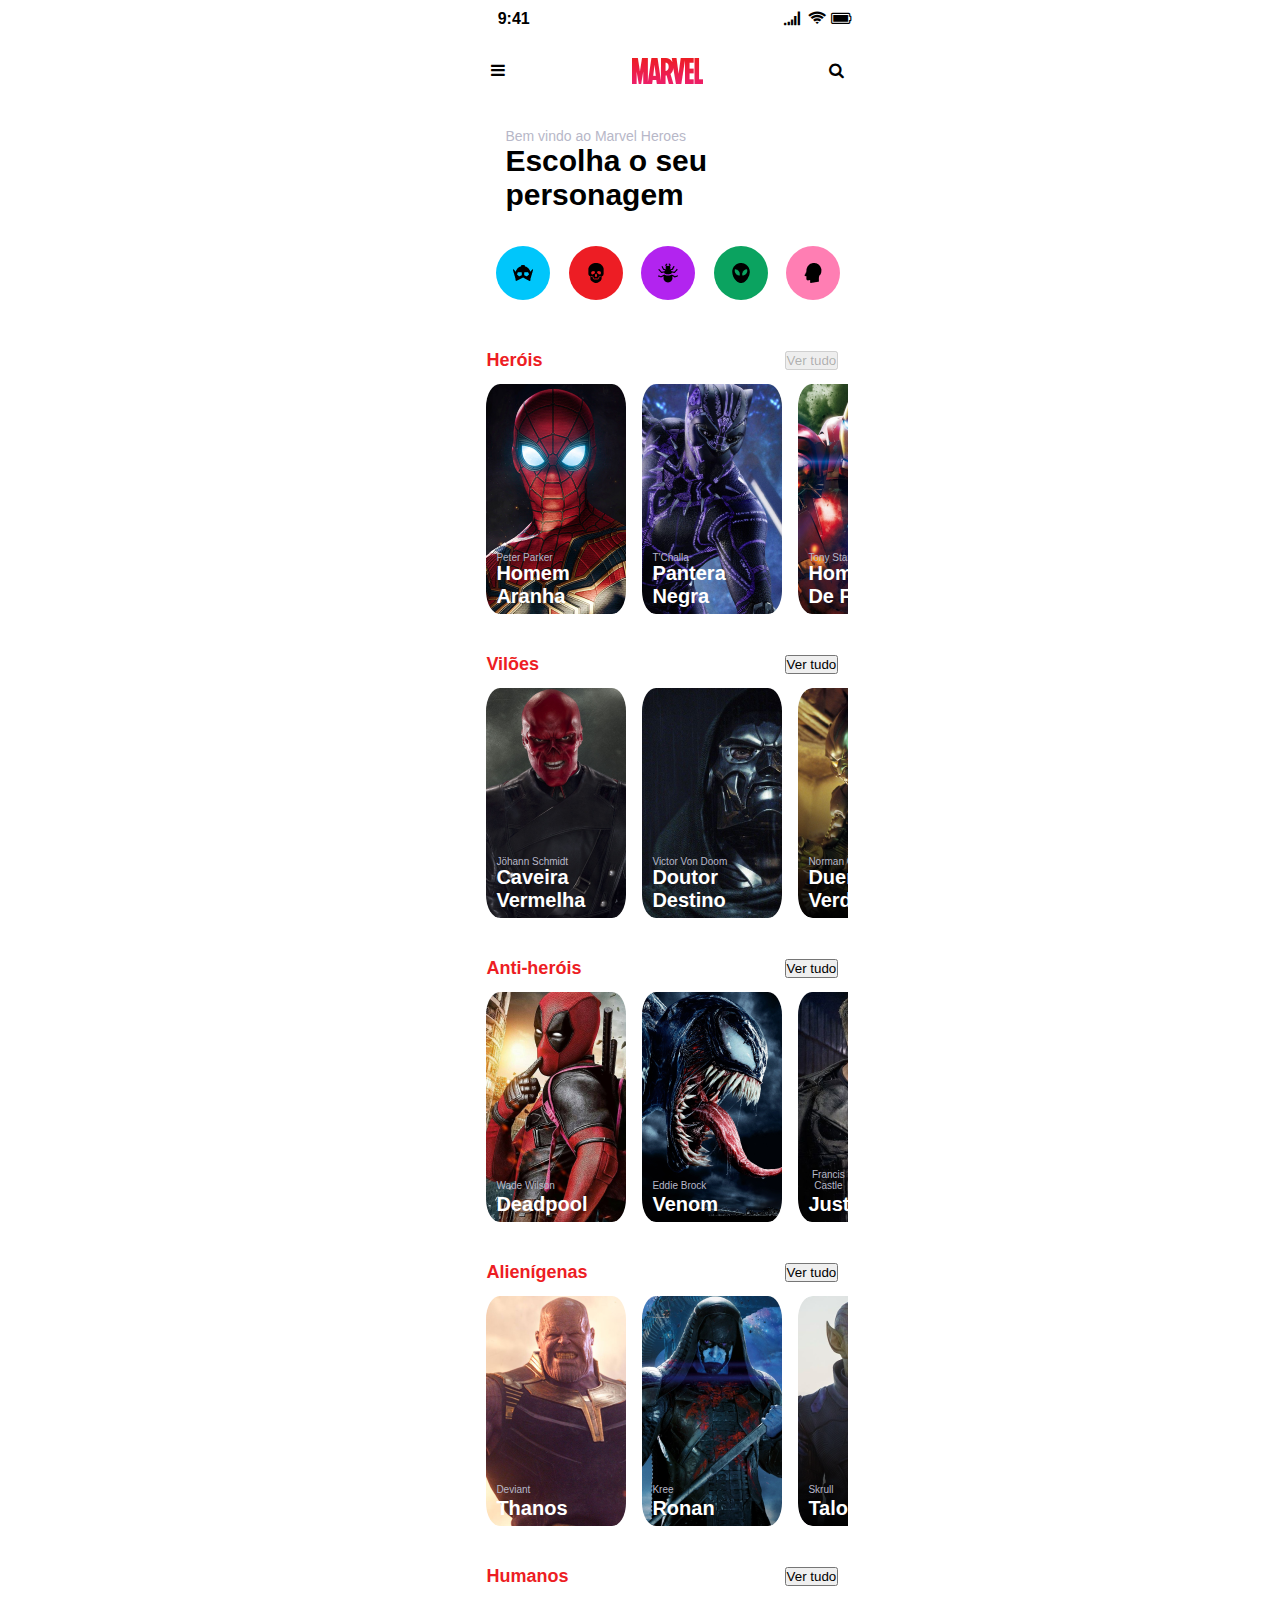
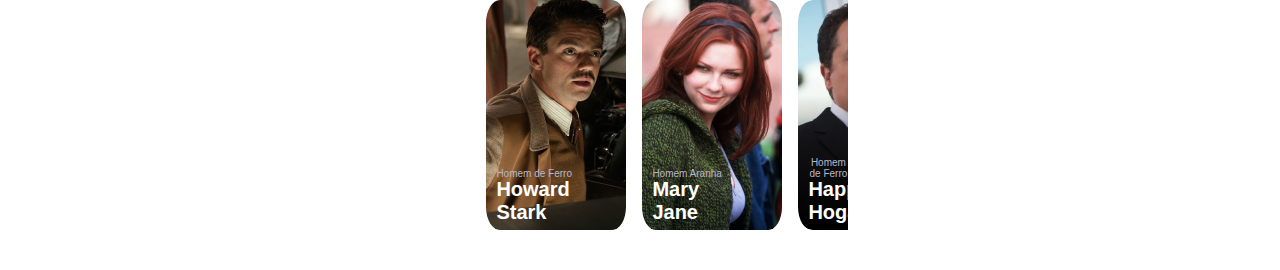
<file: index.html>
<!DOCTYPE html>
<html lang="en">
<head>
    <meta charset="UTF-8">
    <meta name="viewport" content="width=device-width, initial-scale=1.0">
    <title>Marvel Heroes</title>
    <link rel="stylesheet" href="style.css">
    <link rel="stylesheet" href="https://cdnjs.cloudflare.com/ajax/libs/font-awesome/4.7.0/css/font-awesome.min.css">
</head>
<body>
    <main class="main">
        <header class="header">
            <div class="StatusBar">
                <strong>9:41</strong>
                <i class="fa fa-signal"></i>
                <i class="fa fa-wifi"></i>
                <i class="fa fa-battery-full"></i>
            </div>
        </header>
        <section class="Appbar">
            <div class="Bars">
                <i class="fa fa-bars"></i>
            </div>
            <div class="Logo">
                <img src="img/home/MarvelLogo.png" alt="">
            </div>
            <div class="Search">
                <i class="fa fa-search"></i>
            </div>
        </section>
        <section class="Head">
            <div class="Welcome">
                <p>Bem vindo ao Marvel Heroes</p>
            </div>
            <div class="Title">
                <h2>Escolha o seu <br>personagem</h2>
            </div>
        </section>
        <section class="Categories">
            <div class="hero">
                <a href="#Heroes"><img src="img/home/Hero.png" alt=""></a>
            </div>
            <div class="villain">
                <a href="#Viloes"><img src="img/home/Villain.png" alt=""></a>
            </div>
            <div class="antihero">
                <a href="#AntiHeroes"><img src="img/home/Antihero.png" alt=""></a>
            </div>
            <div class="alien">
                <a href="#Alienigenas"><img src="img/home/Alien.png" alt=""></a>
            </div>
            <div class="human">
                <a href="#Humanos"><img src="img/home/Human.png" alt=""></a>
            </div>
        </section>
        <section id="Heroes">
            <div class="Titulo">
                <h1>Heróis</h1>
                <span><button id="ver-mais">Ver tudo</button></span>
            </div>
            <div class="Imagens">
                <div class="HomemAranha">
                    <a href="heroes/Spider-man/spider-man.html">
                        <img class="spider-man" src="img/home/Image Spider Man.png" alt="">
                        <p>Peter Parker</p>
                        <h4>Homem<br>Aranha</h4>
                    </a>
                </div>  
                <div class="PanteraNegra">
                    <a href="">
                        <img class="slider" src="img/home/Image Black Panther.png" alt="">
                        <p>T'Challa</p>
                        <h4>Pantera<br>Negra</h4>
                    </a>
                </div>
                <div class="HomemDeFerro">
                    <a href="">
                        <img class="iron-man" src="img/home/Image Iron Man (2).png" alt="">
                        <p>Tony Stark</p>
                        <h4>Homem<br>De Ferro</h4>
                    </a>
                </div>
            </div>
        </section>
        <section id="Viloes">
            <div class="Titulo">
                <h1>Vilões</h1>
                <span><button id="ver-mais">Ver tudo</button></span>
            </div>
            <div class="Imagens">
                <div class="CaveiraVermelha">
                    <a href="">
                        <img class="spider-man" src="img/home/Image Red Skull.png" alt="">
                        <p>Jöhann Schmidt </p>
                        <h4>Caveira<br>Vermelha</h4>
                    </a>
                </div>  
                <div class="DoutorDestino">
                    <a href="">
                        <img src="img/home/Image Dr. Doom.png" alt="">
                        <p>Victor Von Doom</p>
                        <h4>Doutor<br>Destino</h4>
                    </a>
                </div>
                <div class="DuendeVerde">
                    <a href="">
                        <img class="nigga-man" src="img/home/Cover Green Goblin.png" alt="">
                        <p>Norman Osborn</p>
                        <h4>Duende<br>Verde</h4>
                    </a>
                </div>
            </div>
        </section>
        <section id="AntiHeroes">
            <div class="Titulo">
                <h1>Anti-heróis</h1>
                <span><button id="ver-mais">Ver tudo</button></span>
            </div>
            <div class="Imagens">
                <div class="Deadpool">
                    <a href="">
                        <img class="spider-man" src="img/home/Image Deadpool.png" alt="">
                        <p>Wade Wilson</p>
                        <h4>Deadpool</h4>
                    </a>
                </div>  
                <div class="Venom">
                    <a href="">
                        <img src="img/home/Image Venom.png" alt="">
                        <p>Eddie Brock</p>
                        <h4>Venom</h4>
                    </a>
                </div>
                <div class="Justiceiro">
                    <a href="">
                        <img class="nigga-man" src="img/home/Image Punisher.png" alt="">
                        <p>Francis Castle</p>
                        <h4>Justiceiro</h4>
                    </a>
                </div>
            </div>
        </section>
        <section id="Alienigenas">
            <div class="Titulo">
                <h1>Alienígenas</h1>
                <span><button id="ver-mais">Ver tudo</button></span>
            </div>
            <div class="Imagens">
                <div class="Thanos">
                    <a href="">
                        <img class="spider-man" src="img/home/Image Thanos.png" alt="">
                        <p>Deviant</p>
                        <h4>Thanos</h4>
                    </a>
                </div>  
                <div class="Ronan">
                    <a href="">
                        <img src="img/home/Image Ronan.png" alt="">
                        <p>Kree</p>
                        <h4>Ronan</h4>
                    </a>
                </div>
                <div class="Talos">
                    <a href="">
                        <img class="nigga-man" src="img/home/Cover Talos.png" alt="">
                        <p>Skrull</p>
                        <h4>Talos</h4>
                    </a>
                </div>
            </div>
        </section>
        <section id="Humanos">
            <div class="Titulo">
                <h1>Humanos</h1>
                <span><button id="ver-mais">Ver tudo</button></span>
            </div>
            <div class="Imagens">
                <div class="HowardStark">
                    <a href="">
                        <img class="spider-man" src="img/home/Image Howard Stark.png" alt="">
                        <p>Homem de Ferro</p>
                        <h4>Howard<br>Stark</h4>
                    </a>
                </div>  
                <div class="MaryJane">
                    <a href="">
                        <img src="img/home/Image Mary Jane.png" alt="">
                        <p>Homem Aranha</p>
                        <h4>Mary<br>Jane</h4>
                    </a>
                </div>
                <div class="HappyHogan">
                    <a href="">
                        <img class="nigga-man" src="img/home/Cover Happy Hogan.png" alt="">
                        <p>Homem de Ferro</p>
                        <h4>Happy<br>Hogan</h4>
                    </a>
                </div>
            </div>
        </section>
    </main>
    <script src="script.js" defer></script>
</body>
</html>
</file>
<file: style.css>
*{
    box-sizing: border-box;
    padding: 0;
    margin: 0;
}

body{
    font-family: 'Gilroy', sans-serif;
    max-width: 375px;
    min-width: 375px;
}
/* main */

main{
    display: grid;
    grid-template-rows: 40px 64px 24px 86px 32px 56px 48px 304px 304px 304px 304px 304px;
    text-align: center;
    position: absolute;
    left: 38%;
  
}


/* grid */

.header{
    grid-row: 1;
    min-width: 375px;
    max-width: 375px;
    z-index: 1;
    position: fixed;
    background-color: white;
    min-height: 40px;
}

.Appbar{
    grid-row: 2;
    grid-template-columns: 1fr 1fr 1fr;
    display: grid;
    z-index: 2;
    position: fixed;
    gap: 40px;
    background-color: white;
}

#Viloes{
    grid-row: 9;
    overflow: hidden;
}

#AntiHeroes{
    grid-row: 10;
    overflow: hidden;
}

#Alienigenas{
    grid-row: 11;
    overflow: hidden;
}

#Humanos{
    grid-row: 12;
    overflow: hidden;
}

.StatusBar{
    margin-top: 10px;
}

.StatusBar strong{
    padding-right: 250px;
    height: 11px;
}

.StatusBar i{
    max-width: 11px;
    margin-right: 8px;
}

/* App Bar */

.AppBar  div{
    display: inline-block;
    vertical-align: middle;
}

.Bars{
    grid-column: 1;
}

.Logo{
    grid-column: 2;
}

.search{
    grid-column: 3;
}

.Bars i{
    width: 24px;
    height: 24px;
    margin-top: 22px;
    margin-left: -70px;
}

.Search i{
    width: 24px;
    height: 24px;
    margin-top: 22px;
    margin-left: 70px;
}

.Logo img{
    width: 71px;
    height: 26px;
    margin-top: 18px;
}

/* Head */

.Head{
    grid-row: 4;
    display: grid;
    grid-template-rows: 0.5fr 1.5fr;
    max-height: 86px;
    min-height: 86px;
    margin-left: 19px;
}

.Welcome{
    font-size: 14px;
    text-align: start;
    color: #b7b7c8;
}

.Title h2{
    font-size: 30px;
    text-align: start;
}

/* Categories */

.Categories{
    grid-row: 6;
    max-height: 56px;
    min-height: 56px;
    display: grid;
    grid-template-columns: 1fr 1fr 1fr 1fr 1fr;
}

.hero{
    border-radius: 50%;
    background-color: #00C6FB;
    height: 54px;
    width: 54px;
    margin-left: 10px;
}

.hero img{
    margin-top: 15px;
}

.villain{
    border-radius: 50%;
    background-color: #ED1D24;
    height: 54px;
    width: 54px;
    margin-left: 10px;
}

.villain img{
    margin-top: 15px;
}

.antihero{
    border-radius: 50%;
    background-color: #B224EF;
    height: 54px;
    width: 54px;
    margin-left: 10px;
}

.antihero img{
    margin-top: 15px;
}

.alien{
    border-radius: 50%;
    background-color: #0BA360;
    height: 54px;
    width: 54px;
    margin-left: 10px;
}

.alien img{
    margin-top: 15px;
}

.human{
    border-radius: 50%; /* cantos arredondados */
    background-color: #FF7EB3;
    height: 54px;
    width: 54px;
    margin-left: 10px;
}

.human img{
    margin-top: 15px;
}

/* Heroes */

#Heroes{
    grid-row: 8;
    display: grid;
    grid-template-rows: 0.1fr 1fr;
    max-width: 375px;
    overflow: hidden;
}

.Titulo{
    max-height: 18px;
    min-height: 18px;
    grid-row: 1;
    display: grid;
    margin-bottom: 16px;
}

.Titulo h1{
    font-size: 18px;
    text-align: start;
    color: #ED1D24;
}

.Titulo span{
    color: #b7b7c8;
    font-size: 14px;
    margin-left: 288px;
    margin-top: -20px;
}

.Titulo a{
    text-decoration: none;
    list-style: none;
    color: white;
}


.Imagens{
    display: grid;
    grid-template-columns: 140px 16px 140px 16px 50px;
}

.imagens-herois{
    display: grid;
    grid-template-columns: 140px 16px 140px 16px 50px;
}

.imagens-herois{
    position: relative;
    width: 100%;
    height: 100%;
}

.HomemAranha{
    max-width: 140px;
    max-height: 230px;
    border-radius: 10%;
    grid-column: 1;
    position: relative; 
    display: inline-block;
}

.HomemAranha img{
    border-radius: 10%;
}

.HomemAranha a {
    position: relative;
    display: block;
}

.HomemAranha p{
    position: absolute;
    bottom: 55px;
    left: 10px;
    margin: 0;
    color: #b7b7c8;
    font-size: 10px;
}
.HomemAranha h4 {
    position: absolute;
    bottom: 10px;
    left: 10px;
    margin: 0;
    color: white;
    font-size: 20px;
    text-align: left;
}

.PanteraNegra{
    max-width: 140px;
    max-height: 230px;
    border-radius: 10%;
    grid-column: 3;
    position: relative; 
    display: inline-block;
}

.PanteraNegra img{
    border-radius: 10%;
}

.PanteraNegra a {
    position: relative;
    display: block;
}

.PanteraNegra p{
    position: absolute;
    bottom: 55px;
    left: 10px;
    margin: 0;
    color: #b7b7c8;
    font-size: 10px;
    align-items: left;
    justify-content: left;
}
.PanteraNegra h4 {
    position: absolute;
    bottom: 10px;
    left: 10px;
    margin: 0;
    color: white;
    font-size: 20px;
    text-align: left;
}

.HomemDeFerro{
    max-width: 50px;
    max-height: 230px;
    border-radius: 20%;
    grid-column: 5;
    min-width: 140px;
    max-width: 230px;
}

.HomemDeFerro img{
    border-radius: 10%;
}

.HomemDeFerro a {
    position: relative;
    display: block;
}

.HomemDeFerro p{
    position: absolute;
    bottom: 55px;
    left: 10px;
    margin: 0;
    color: #b7b7c8;
    font-size: 10px;
    align-items: left;
    justify-content: left;
}
.HomemDeFerro h4 {
    position: absolute;
    bottom: 10px;
    left: 10px;
    margin: 0;
    color: white;
    font-size: 20px;
    text-align: left;
}

/* Viloes */

.CaveiraVermelha{
    max-width: 140px;
    max-height: 230px;
    border-radius: 10%;
    grid-column: 1;
    position: relative; 
    display: inline-block;
}

.CaveiraVermelha img{
    border-radius: 10%;
}

.CaveiraVermelha a {
    position: relative;
    display: block;
}

.CaveiraVermelha p{
    position: absolute;
    bottom: 55px;
    left: 10px;
    margin: 0;
    color: #b7b7c8;
    font-size: 10px;
}
.CaveiraVermelha h4 {
    position: absolute;
    bottom: 10px;
    left: 10px;
    margin: 0;
    color: white;
    font-size: 20px;
    text-align: left;
}

.DoutorDestino{
    max-width: 140px;
    max-height: 230px;
    border-radius: 10%;
    grid-column: 3;
    position: relative; 
    display: inline-block;
}

.DoutorDestino img{
    border-radius: 10%;
}

.DoutorDestino a {
    position: relative;
    display: block;
}

.DoutorDestino p{
    position: absolute;
    bottom: 55px;
    left: 10px;
    margin: 0;
    color: #b7b7c8;
    font-size: 10px;
    align-items: left;
    justify-content: left;
}
.DoutorDestino h4 {
    position: absolute;
    bottom: 10px;
    left: 10px;
    margin: 0;
    color: white;
    font-size: 20px;
    text-align: left;
}

.DuendeVerde{
    max-width: 50px;
    max-height: 230px;
    border-radius: 20%;
    grid-column: 5;
    min-width: 140px;
    max-width: 230px;
}

.DuendeVerde img{
    border-radius: 10%;
}

.DuendeVerde a {
    position: relative;
    display: block;
}

.DuendeVerde p{
    position: absolute;
    bottom: 55px;
    left: 10px;
    margin: 0;
    color: #b7b7c8;
    font-size: 10px;
    align-items: left;
    justify-content: left;
}
.DuendeVerde h4 {
    position: absolute;
    bottom: 10px;
    left: 10px;
    margin: 0;
    color: white;
    font-size: 20px;
    text-align: left;
}

/* Anti-herois */

.Deadpool{
    max-width: 140px;
    max-height: 230px;
    border-radius: 10%;
    grid-column: 1;
    position: relative; 
    display: inline-block;
}

.Deadpool img{
    border-radius: 10%;
}

.Deadpool a {
    position: relative;
    display: block;
}

.Deadpool p{
    position: absolute;
    bottom: 35px;
    left: 10px;
    margin: 0;
    color: #b7b7c8;
    font-size: 10px;
}
.Deadpool h4 {
    position: absolute;
    bottom: 10px;
    left: 10px;
    margin: 0;
    color: white;
    font-size: 20px;
    text-align: left;
}

.Venom{
    max-width: 140px;
    max-height: 230px;
    border-radius: 10%;
    grid-column: 3;
    position: relative; 
    display: inline-block;
}

.Venom img{
    border-radius: 10%;
}

.Venom a {
    position: relative;
    display: block;
}

.Venom p{
    position: absolute;
    bottom: 35px;
    left: 10px;
    margin: 0;
    color: #b7b7c8;
    font-size: 10px;
    align-items: left;
    justify-content: left;
}
.Venom h4 {
    position: absolute;
    bottom: 10px;
    left: 10px;
    margin: 0;
    color: white;
    font-size: 20px;
    text-align: left;
}

.Justiceiro{
    max-width: 50px;
    max-height: 230px;
    border-radius: 20%;
    grid-column: 5;
}

.Justiceiro img{
    border-radius: 10%;
}

.Justiceiro a {
    position: relative;
    display: block;
}

.Justiceiro p{
    position: absolute;
    bottom: 35px;
    left: 10px;
    margin: 0;
    color: #b7b7c8;
    font-size: 10px;
    align-items: left;
    justify-content: left;
}
.Justiceiro h4 {
    position: absolute;
    bottom: 10px;
    left: 10px;
    margin: 0;
    color: white;
    font-size: 20px;
    text-align: left;
}

/* Alienigenas */

.Thanos{
    max-width: 140px;
    max-height: 230px;
    border-radius: 10%;
    grid-column: 1;
    position: relative; 
    display: inline-block;
}

.Thanos img{
    border-radius: 10%;
}

.Thanos a {
    position: relative;
    display: block;
}

.Thanos p{
    position: absolute;
    bottom: 35px;
    left: 10px;
    margin: 0;
    color: #b7b7c8;
    font-size: 10px;
}
.Thanos h4 {
    position: absolute;
    bottom: 10px;
    left: 10px;
    margin: 0;
    color: white;
    font-size: 20px;
    text-align: left;
}

.Ronan{
    max-width: 140px;
    max-height: 230px;
    border-radius: 10%;
    grid-column: 3;
    position: relative; 
    display: inline-block;
}

.Ronan img{
    border-radius: 10%;
}

.Ronan a {
    position: relative;
    display: block;
}

.Ronan p{
    position: absolute;
    bottom: 35px;
    left: 10px;
    margin: 0;
    color: #b7b7c8;
    font-size: 10px;
    align-items: left;
    justify-content: left;
}
.Ronan h4 {
    position: absolute;
    bottom: 10px;
    left: 10px;
    margin: 0;
    color: white;
    font-size: 20px;
    text-align: left;
}

.Talos{
    max-width: 50px;
    max-height: 230px;
    border-radius: 20%;
    grid-column: 5;
}

.Talos img{
    border-radius: 10%;
}

.Talos a {
    position: relative;
    display: block;
}

.Talos p{
    position: absolute;
    bottom: 35px;
    left: 10px;
    margin: 0;
    color: #b7b7c8;
    font-size: 10px;
    align-items: left;
    justify-content: left;
}
.Talos h4 {
    position: absolute;
    bottom: 10px;
    left: 10px;
    margin: 0;
    color: white;
    font-size: 20px;
    text-align: left;
}

/* Humanos */

.HowardStark{
    max-width: 140px;
    max-height: 230px;
    border-radius: 10%;
    grid-column: 1;
    position: relative; 
    display: inline-block;
}

.HowardStark img{
    border-radius: 10%;
}

.HowardStark a {
    position: relative;
    display: block;
}

.HowardStark p{
    position: absolute;
    bottom: 55px;
    left: 10px;
    margin: 0;
    color: #b7b7c8;
    font-size: 10px;
}
.HowardStark h4 {
    position: absolute;
    bottom: 10px;
    left: 10px;
    margin: 0;
    color: white;
    font-size: 20px;
    text-align: left;
}

.MaryJane{
    max-width: 140px;
    max-height: 230px;
    border-radius: 10%;
    grid-column: 3;
    position: relative; 
    display: inline-block;
}

.MaryJane img{
    border-radius: 10%;
}

.MaryJane a {
    position: relative;
    display: block;
}

.MaryJane p{
    position: absolute;
    bottom: 55px;
    left: 10px;
    margin: 0;
    color: #b7b7c8;
    font-size: 10px;
    align-items: left;
    justify-content: left;
}
.MaryJane h4 {
    position: absolute;
    bottom: 10px;
    left: 10px;
    margin: 0;
    color: white;
    font-size: 20px;
    text-align: left;
}

.HappyHogan{
    max-width: 50px;
    max-height: 230px;
    border-radius: 20%;
    grid-column: 5;
    
}

.HappyHogan img{
    border-radius: 10%;
}

.HappyHogan a {
    position: relative;
    display: block;
}

.HappyHogan p{
    position: absolute;
    bottom: 55px;
    left: 10px;
    margin: 0;
    color: #b7b7c8;
    font-size: 10px;
    align-items: left;
    justify-content: left;
}
.HappyHogan h4 {
    position: absolute;
    bottom: 10px;
    left: 10px;
    margin: 0;
    color: white;
    font-size: 20px;
    text-align: left;
}

.Imagens {
    position: relative;
    width: 100%;
    height: 100%;
}

.Imagens div {
    position: absolute;
    cursor: move;
}

.imagens-herois{
    position: relative;
    width: 100%;
    height: 100%;
}

.imagens-herois div{
    position: absolute;
    cursor: move;
}
</file>
